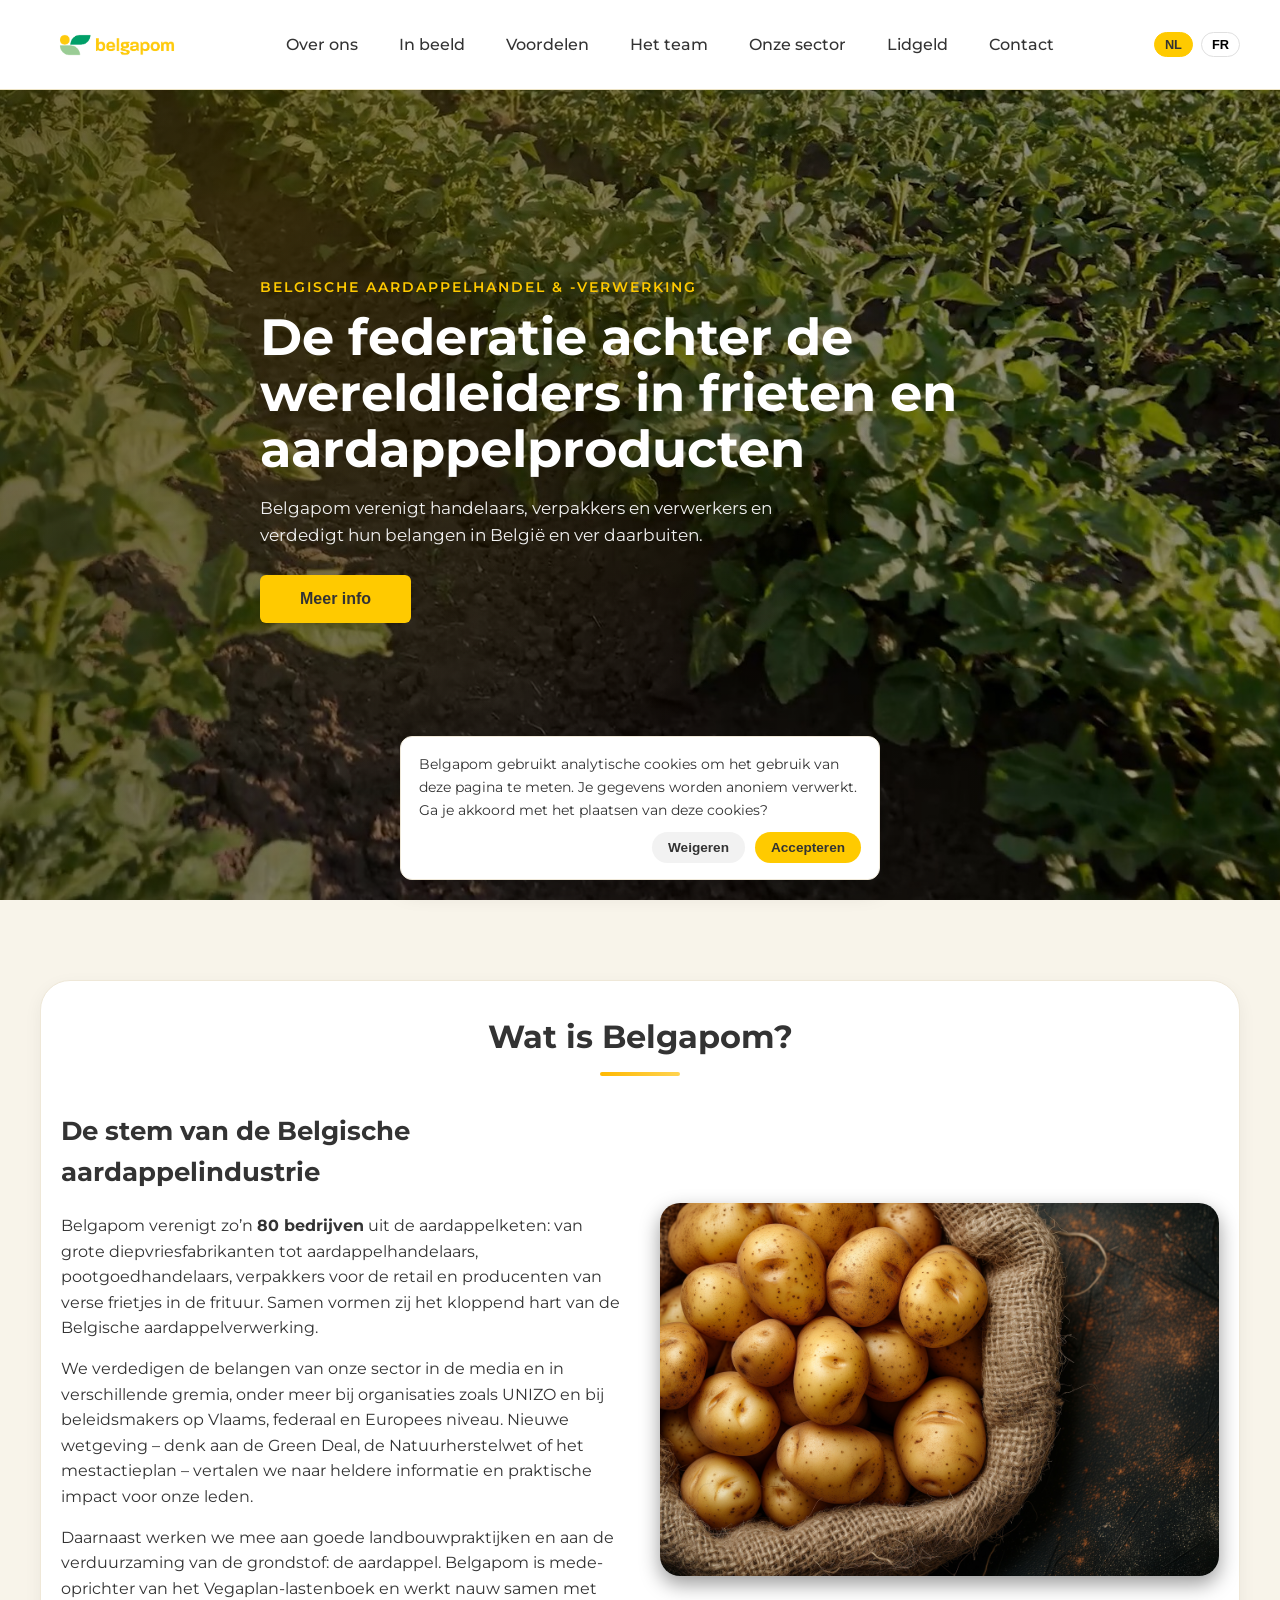
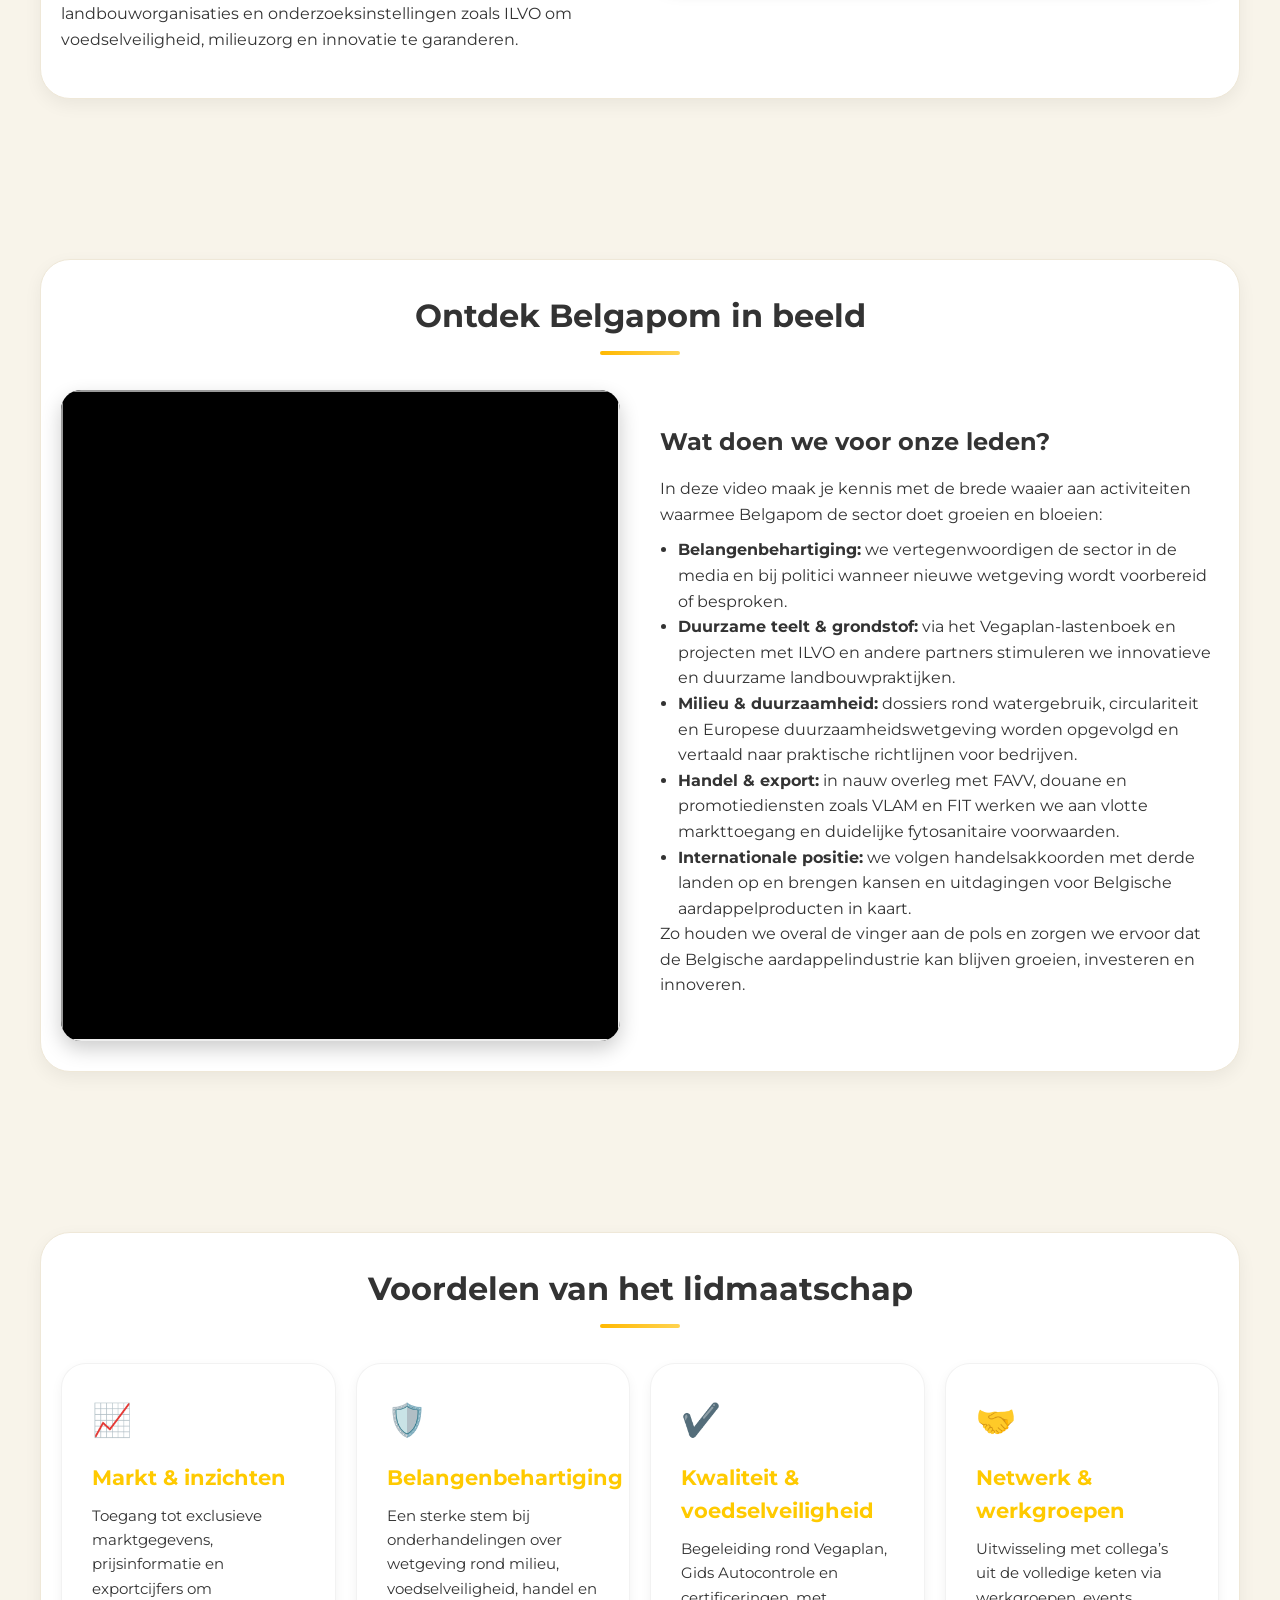
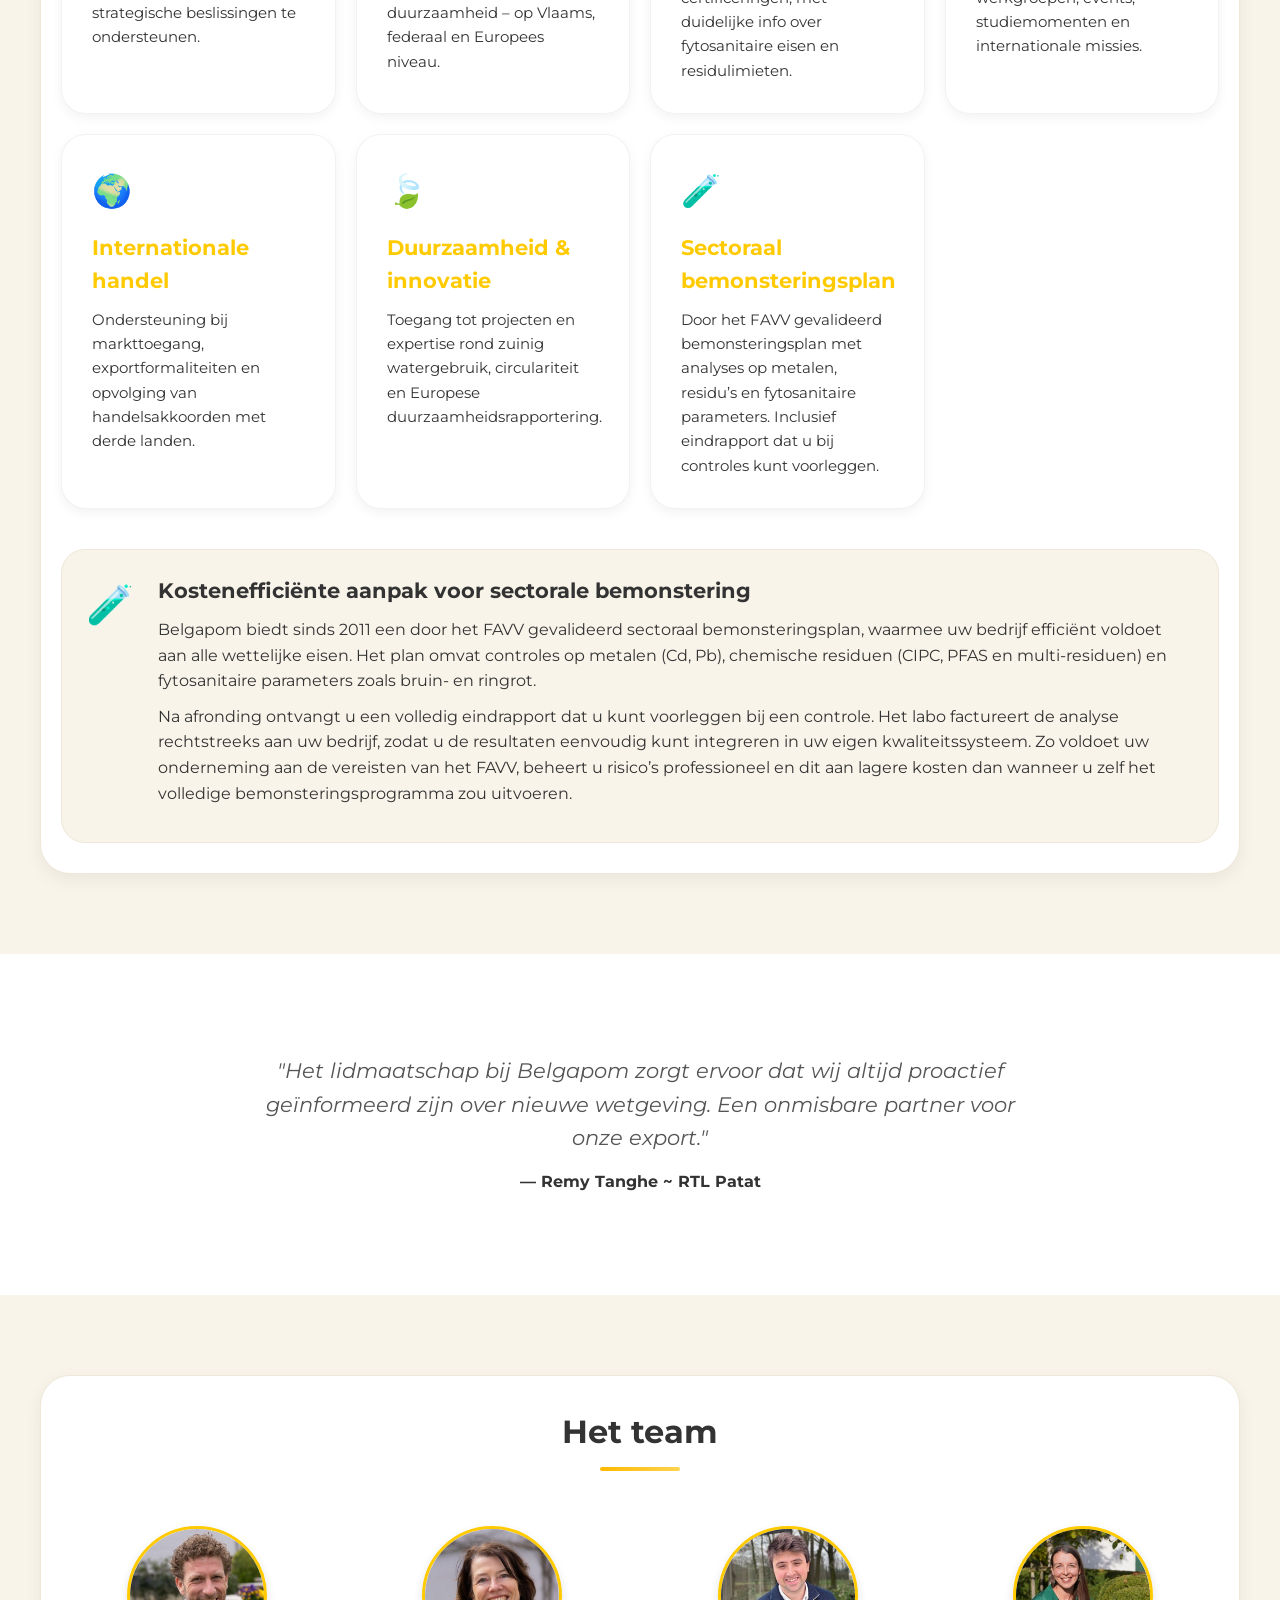
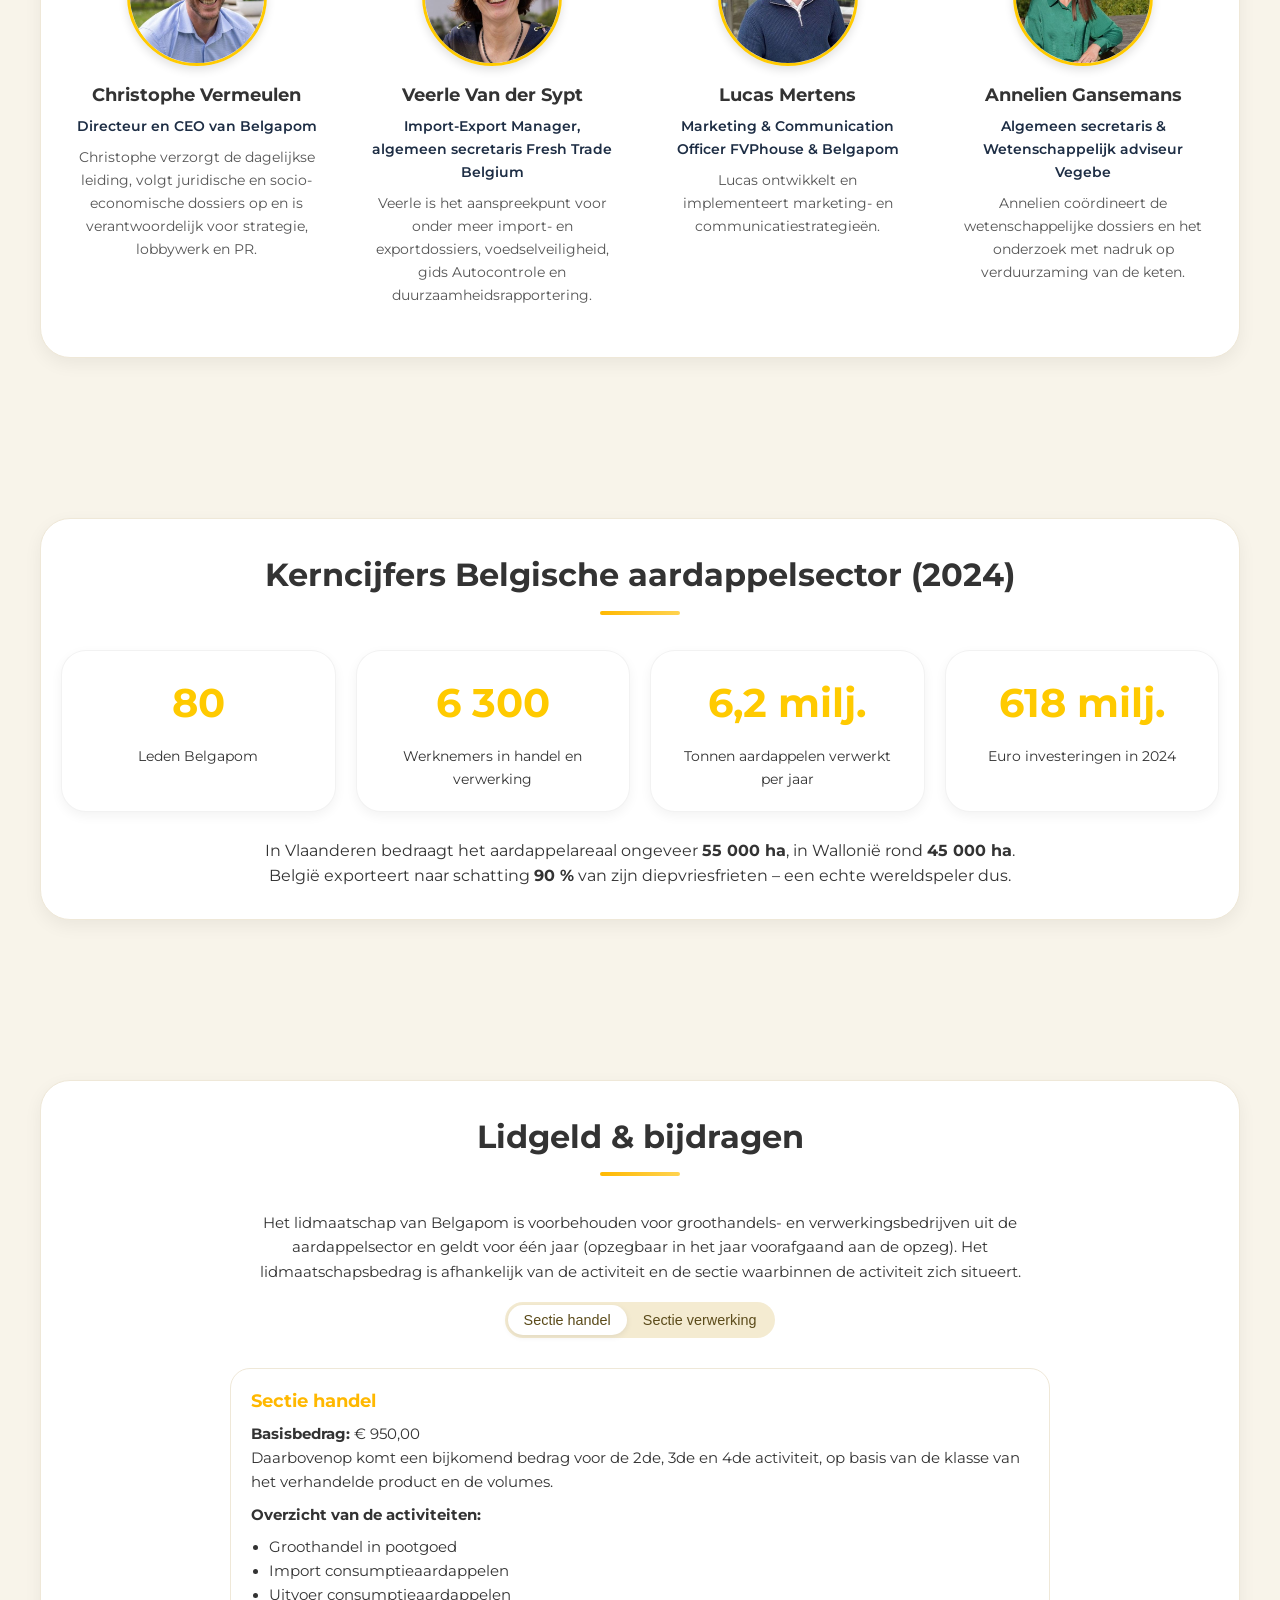
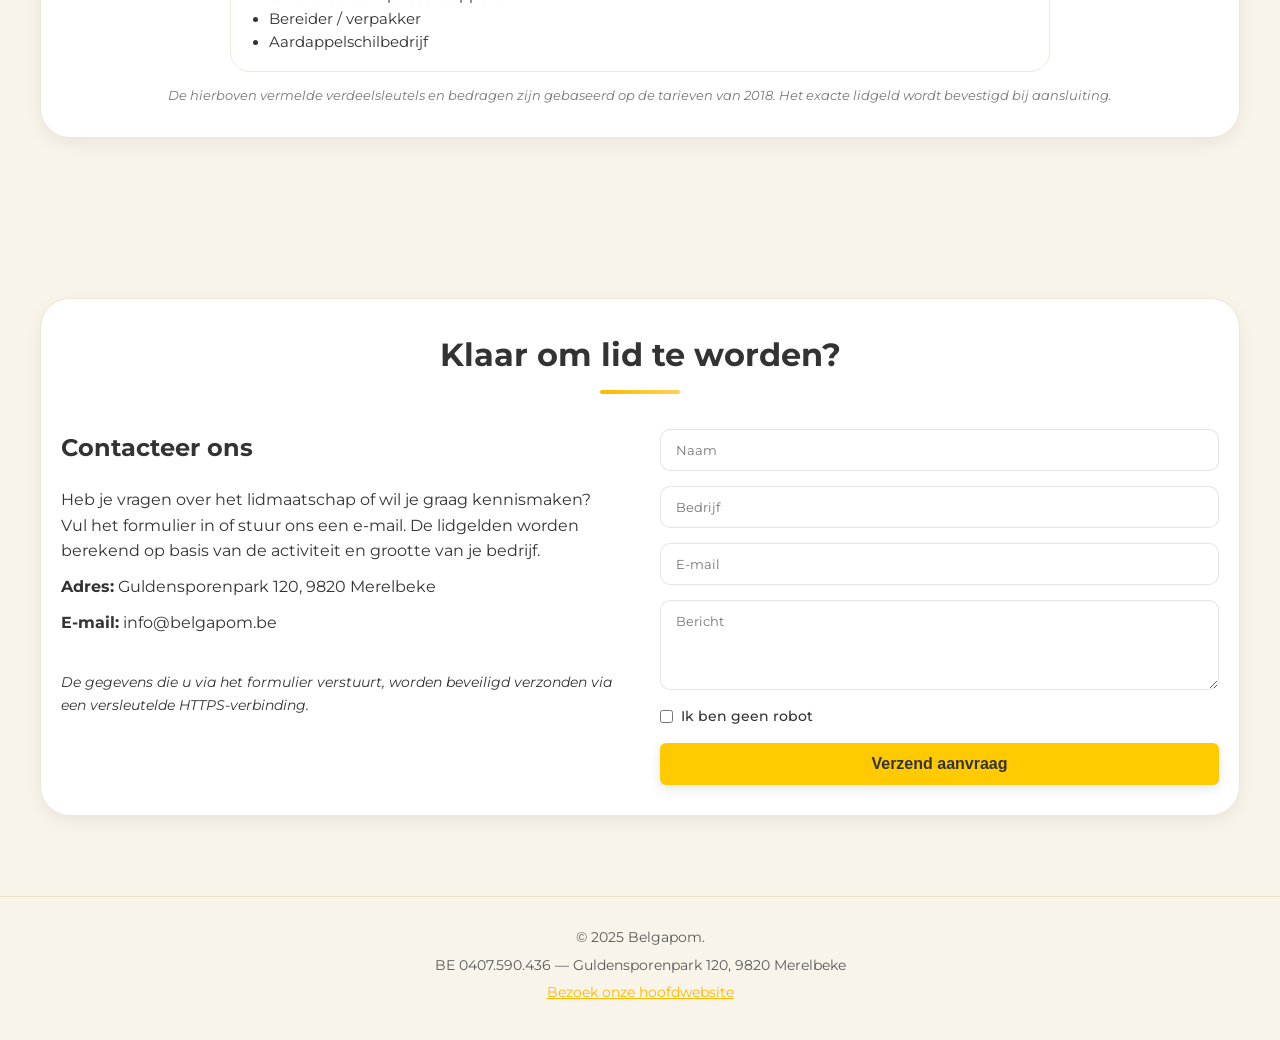
<file: index.html>
<!DOCTYPE html>
<html lang="nl">
<head>
    <meta charset="UTF-8">
    <meta name="viewport" content="width=device-width, initial-scale=1.0">
    <title>Belgapom – Word lid van de Belgische aardappelsector</title>

    <meta name="description" content="Sluit u aan bij Belgapom, de erkende beroepsvereniging voor de Belgische aardappelhandel en -verwerking. Versterk uw netwerk en invloed.">
    <meta property="og:title" content="Belgapom – Word lid van de sectorfederatie">
    <meta property="og:description" content="Versterk uw netwerk en invloed in de aardappelindustrie. Ontdek de voordelen van het lidmaatschap.">
    <meta property="og:image" content="images/belgapom_poster.jpg">
    <meta property="og:type" content="website">

    <!-- Favicon -->
    <link rel="icon" href="/favicon.png" type="image/png">

    <!-- Google Analytics ID -->
    <script>
        window.GA_MEASUREMENT_ID = 'G-RR7NXDC71J';
    </script>

    <link href="https://fonts.googleapis.com/css2?family=Montserrat:wght@300;400;500;600;700&display=swap" rel="stylesheet">

    <style>
        /* Global resets */
        * {
            margin: 0;
            padding: 0;
            box-sizing: border-box;
        }

        html {
            scroll-behavior: smooth;
        }

        body {
            font-family: 'Montserrat', sans-serif;
            line-height: 1.6;
            color: #333333;
            background: #F8F4EA; 
            overflow-x: hidden;
        }

        a {
            color: inherit;
            text-decoration: none;
        }

        img {
            max-width: 100%;
            height: auto;
            display: block;
        }

        /* Header (desktop) */
        header {
            position: fixed;
            top: 0;
            left: 0;
            width: 100%;
            padding: 16px 40px;
            display: flex;
            justify-content: space-between;
            align-items: center;
            z-index: 1000;
            background: #FFFFFF;
            border-bottom: 1px solid #EDE3C5;
            box-shadow: 0 1px 4px rgba(0,0,0,0.03);
            height: 90px; 
        }

        .logo {
            display: flex;
            align-items: center;
        }

        .logo img {
            height: 60px;
            width: auto;
            margin-right: 12px;
        }

        nav ul {
            list-style: none;
            display: flex;
            gap: 25px;
        }

        nav a {
            font-weight: 500;
            color: #333333;
            padding: 6px 8px;
            border-bottom: 2px solid transparent;
            transition: color 0.3s ease, border-bottom 0.3s ease;
        }

        nav a:hover {
            color: #FFCA00;
            border-bottom: 2px solid #FFCA00;
        }

        .lang-switch {
            display: flex;
            gap: 8px;
            align-items: center;
            margin-left: 20px;
        }

        .lang-btn {
            font-size: 0.8rem;
            font-weight: 600;
            padding: 4px 10px;
            border-radius: 999px;
            border: 1px solid #E0E0E0;
            background: #FFFFFF;
            cursor: pointer;
        }

        .lang-btn-active {
            background: #FFCA00;
            border-color: #FFCA00;
            color: #333333;
        }

        /* HERO – VIDEO BACKGROUND */
        .hero-video {
            position: relative;
            height: 100vh;
            min-height: 520px;
            overflow: hidden;
            display: flex;
            align-items: center;
            justify-content: center;
            padding: 0 20px;
            color: #ffffff;
        }

        .hero-video-bg {
            position: absolute;
            inset: 0;
            width: 100%;
            height: 100%;
            object-fit: cover;
            z-index: 0;
        }

        .hero-video-overlay {
            position: absolute;
            inset: 0;
            background:
                radial-gradient(circle at 20% 20%, rgba(255, 202, 0, 0.15), transparent 55%),
                linear-gradient(120deg, rgba(0,0,0,0.65), rgba(0,0,0,0.35));
            z-index: 1;
        }

        .hero-content {
            position: relative;
            z-index: 2;
            max-width: 760px;
            text-align: left;
        }

        .hero-kicker {
            text-transform: uppercase;
            letter-spacing: 2px;
            font-size: 0.85rem;
            font-weight: 600;
            color: #FFCA00;
            margin-bottom: 10px;
        }

        .hero-content h1 {
            font-size: clamp(2.4rem, 4vw, 3.4rem);
            line-height: 1.1;
            margin-bottom: 18px;
        }

        .hero-subtitle {
            font-size: 1.05rem;
            max-width: 580px;
            color: #f2f2f2;
            margin-bottom: 26px;
        }

        .hero-actions {
            display: flex;
            flex-wrap: wrap;
            align-items: center;
            gap: 15px;
        }

        .hero-secondary-link {
            font-size: 0.95rem;
            font-weight: 500;
            color: #ffffff;
            text-decoration: underline;
            text-underline-offset: 3px;
        }

        /* CTA button (reuse) */
        .cta-btn {
            padding: 15px 40px;
            font-size: 1rem;
            font-weight: 600;
            border: none;
            border-radius: 6px;
            color: #333333;
            background: #FFCA00;
            cursor: pointer;
            box-shadow: 0 4px 10px rgba(0,0,0,0.1);
            transition: transform 0.3s ease, box-shadow 0.3s ease, background 0.3s ease;
        }

        .cta-btn:hover {
            transform: translateY(-3px);
            box-shadow: 0 6px 15px rgba(0,0,0,0.15);
            background: #e0b000;
        }

        /* Sections & Containers */
        section {
            padding: 80px 20px;
            position: relative;
            scroll-margin-top: 100px;
            background: transparent;
        }

        .hero-video {
            padding-top: 0;
        }

        .container {
            max-width: 1200px;
            margin: 0 auto;
            width: 100%;
            padding: 30px 20px;
            border-radius: 30px;
            background: #FFFFFF;
            box-shadow: 0 6px 18px rgba(0,0,0,0.06);
            border: 1px solid #EFE8D8;
        }

        .section-title {
            font-size: 2rem;
            font-weight: 700;
            margin-bottom: 35px;
            text-align: center;
            color: #333333;
            position: relative;
        }

        .section-title::after {
            content: '';
            display: block;
            width: 80px;
            height: 4px;
            margin: 10px auto 0;
            background: linear-gradient(90deg, #FFB800, #FFD350);
            border-radius: 2px;
        }

        /* Scroll reveal */
        .reveal {
            opacity: 0;
            transform: translateY(32px);
            transition: opacity 0.7s ease, transform 0.7s ease;
        }

        .reveal.visible {
            opacity: 1;
            transform: translateY(0);
        }

        /* About section */
        .about-content {
            display: flex;
            flex-wrap: wrap;
            align-items: center;
            gap: 40px;
        }

        .about-text {
            flex: 1;
            min-width: 280px;
        }

        .about-text h3 {
            font-size: 1.6rem;
            color: #333333;
            margin-bottom: 20px;
        }

        .about-text p {
            margin-bottom: 15px;
            color: #333333;
            line-height: 1.6;
        }

        .about-image {
            flex: 1;
            min-width: 280px;
        }

        .about-image img {
            border-radius: 20px;
            box-shadow: 0 8px 20px rgba(0,0,0,0.4);
        }

        /* Video section */
        .video-grid {
            display: flex;
            flex-wrap: wrap;
            gap: 40px;
            align-items: center;
        }

        .video-wrapper {
            flex: 1;
            min-width: 280px;
            position: relative;
            padding-top: 56.25%;
            border-radius: 20px;
            overflow: hidden;
            box-shadow: 0 8px 20px rgba(0,0,0,0.2);
            background: #000;
        }

        .video-wrapper iframe {
            position: absolute;
            inset: 0;
            width: 100%;
            height: 100%;
            display: block;
            object-fit: cover;
        }

        .video-text {
            flex: 1;
            min-width: 280px;
        }

        .video-text h3 {
            font-size: 1.5rem;
            margin-bottom: 15px;
            color: #333333;
        }

        .video-text p {
            margin-bottom: 10px;
        }

        .video-text ul {
            margin-left: 18px;
            margin-top: 8px;
        }

        /* Benefits section */
        .benefits-grid {
            display: grid;
            grid-template-columns: repeat(auto-fit, minmax(250px, 1fr));
            gap: 20px;
        }

        .benefit-card {
            padding: 30px;
            border-radius: 25px;
            background: #FFFFFF;
            box-shadow: 0 4px 12px rgba(0,0,0,0.05);
            border: 1px solid rgba(0,0,0,0.05);
            transition: transform 0.3s ease, box-shadow 0.3s ease;
        }

        .benefit-card:hover {
            transform: translateY(-8px);
            box-shadow: 0 8px 20px rgba(0,0,0,0.2);
        }

        .benefit-card h4 {
            font-size: 1.3rem;
            margin-bottom: 10px;
            color: #FFCA00;
        }

        .benefit-card p {
            font-size: 0.95rem;
            color: #333333;
        }

        .benefit-icon {
            font-size: 2rem;
            margin-bottom: 15px;
        }

        /* Sampling plan block */
        .sampling-plan {
            margin-top: 40px;
            padding: 24px 24px 26px;
            border-radius: 24px;
            background: #F8F4EA;
            border: 1px solid #EFE8D8;
            display: flex;
            flex-wrap: wrap;
            gap: 24px;
            align-items: flex-start;
        }

        .sampling-plan-icon {
            font-size: 2.4rem;
            flex: 0 0 auto;
        }

        .sampling-plan-text {
            flex: 1;
            min-width: 260px;
        }

        .sampling-plan-text h3 {
            font-size: 1.3rem;
            margin-bottom: 10px;
            color: #333333;
        }

        .sampling-plan-text p {
            margin-bottom: 10px;
            color: #333333;
        }

        /* Testimonial Section */
        .testimonial-section {
            background: #FFFFFF; 
            padding: 70px 20px;
            margin: 0;
            text-align: center;
        }

        .testimonial-section .container {
            background: ;
            box-shadow: none;
            border: none;
        }

        .testimonial-quote {
            font-size: 1.3rem;
            font-style: italic;
            color: #555;
            max-width: 800px;
            margin: 0 auto;
            position: relative;
        }

        .testimonial-author {
            margin-top: 15px;
            font-weight: 700;
            color: #333;
        }

        /* Team section */
        .team-grid {
            display: grid;
            grid-template-columns: repeat(auto-fit, minmax(220px, 1fr));
            gap: 24px;
        }

        .team-member {
            text-align: center;
            padding: 20px 15px;
        }

        .team-photo {
            width: 140px;
            height: 140px;
            border-radius: 50%;
            margin: 0 auto 15px;
            overflow: hidden;
            border: 3px solid #FFCA00;
            box-shadow: 0 4px 10px rgba(0,0,0,0.12);
        }

        .team-photo img {
            width: 100%;
            height: 100%;
            object-fit: cover;
        }

        .team-member h3 {
            font-size: 1.1rem;
            margin-bottom: 6px;
            color: #333333;
        }

        .team-role {
            font-size: 0.9rem;
            font-weight: 600;
            color: #1d2d44;
            margin-bottom: 8px;
        }

        .team-desc {
            font-size: 0.9rem;
            color: #555555;
        }

        /* Stats section */
        .stats {
            display: flex;
            flex-wrap: wrap;
            justify-content: space-between;
            gap: 20px;
        }

        .stat {
            flex: 1;
            min-width: 200px;
            text-align: center;
            padding: 20px;
            border-radius: 25px;
            background: #FFFFFF;
            box-shadow: 0 4px 12px rgba(0,0,0,0.05);
            border: 1px solid rgba(0,0,0,0.05);
        }

        .stat h3 {
            font-size: 2.5rem;
            margin-bottom: 10px;
            color: #FFCA00;
        }

        .stat p {
            font-size: 0.9rem;
            color: #333333;
        }

        /* PRICING SECTION */
        #pricing .container {
            background: #FFFFFF;
        }

        .pricing-intro {
            font-size: 0.95rem;
            margin-bottom: 18px;
            text-align: center;
            max-width: 820px;
            margin-left: auto;
            margin-right: auto;
            color: #333333;
        }

        .pricing-tabs {
            display: inline-flex;
            flex-wrap: wrap;
            border-radius: 999px;
            background: #F4EBD1;
            padding: 3px;
            margin-bottom: 20px;
        }

        .pricing-tabs-wrapper {
            display: flex;
            justify-content: center;
            margin-bottom: 10px;
        }

        .pricing-tab-btn {
            border: none;
            padding: 7px 16px;
            border-radius: 999px;
            font-size: 0.9rem;
            cursor: pointer;
            background: transparent;
            color: #5B4B1A;
            font-weight: 500;
        }

        .pricing-tab-btn.active {
            background: #FFFFFF;
            box-shadow: 0 2px 6px rgba(0,0,0,0.08);
        }

        .pricing-card {
            max-width: 820px;
            margin: 0 auto;
            padding: 18px 20px 16px;
            border-radius: 20px;
            background: #FFFFFF;
            border: 1px solid #EFE8D8;
            font-size: 0.93rem;
        }

        .pricing-card h3 {
            font-size: 1.1rem;
            margin-bottom: 8px;
            color: #FFB800;
            text-align: left;
        }

        .pricing-card p {
            margin-bottom: 8px;
        }

        .pricing-card ul {
            margin-left: 18px;
            margin-top: 6px;
        }

        .pricing-card[hidden] {
            display: none !important;
        }

        .pricing-note {
            font-size: 0.8rem;
            color: #777777;
            margin-top: 14px;
            font-style: italic;
            text-align: center;
        }

        /* Contact section */
        .contact-grid {
            display: flex;
            flex-wrap: wrap;
            gap: 40px;
        }

        .contact-info,
        .contact-form {
            flex: 1;
            min-width: 280px;
        }

        .contact-info h3 {
            font-size: 1.5rem;
            color: #333333;
            margin-bottom: 20px;
        }

        .contact-info p {
            margin-bottom: 10px;
            color: #333333;
        }

        .contact-form form {
            display: flex;
            flex-direction: column;
            gap: 15px;
        }

        .contact-form input,
        .contact-form textarea {
            padding: 12px 15px;
            border: none;
            border-radius: 10px;
            background: rgba(255,255,255,0.6);
            color: #333333;
            border: 1px solid rgba(0,0,0,0.1);
            font-family: inherit;
        }

        .contact-form input::placeholder,
        .contact-form textarea::placeholder {
            color: #777777;
        }

        .contact-form button {
            padding: 12px;
            font-size: 1rem;
            font-weight: 600;
            border: none;
            border-radius: 6px;
            color: #333333;
            background: #FFCA00;
            cursor: pointer;
            box-shadow: 0 4px 12px rgba(0,0,0,0.1);
            transition: transform 0.3s ease, box-shadow 0.3s ease, background 0.3s ease;
        }

        .contact-form button:hover {
            transform: translateY(-3px);
            box-shadow: 0 6px 15px rgba(0,0,0,0.15);
            background: #e0b000;
        }

        .form-note {
            font-size: 0.85rem;
            color: #999999;
            margin-top: 4px;
        }

        .antispam-wrapper {
            display: flex;
            flex-direction: column;
            gap: 6px;
            font-size: 0.9rem;
            color: #333333;
        }

        .antispam-wrapper label {
            font-weight: 500;
            display: inline-flex;
            align-items: center;
            gap: 8px;
        }

        /* Footer */
        footer {
            padding: 30px 20px;
            background: #F8F4EA;
            text-align: center;
            color: #5A5A5A;
            font-size: 0.85rem;
            border-top: 1px solid #EDE3C5;
            margin-top: 0;
        }

        footer p {
            margin-bottom: 6px;
        }

        footer a {
            color: #FFB800;
            text-decoration: underline;
        }

        /* Cookiebanner */
        .cookie-banner {
            position: fixed;
            bottom: 20px;
            left: 50%;
            transform: translateX(-50%);
            max-width: 480px;
            width: calc(100% - 40px);
            background: #FFFFFF;
            border-radius: 12px;
            box-shadow: 0 8px 24px rgba(0,0,0,0.18);
            padding: 16px 18px;
            font-size: 0.9rem;
            z-index: 2000;
            border: 1px solid #EFE8D8;
        }

        .cookie-banner p {
            margin-bottom: 10px;
            color: #333333;
        }

        .cookie-banner-buttons {
            display: flex;
            justify-content: flex-end;
            gap: 10px;
            flex-wrap: wrap;
        }

        .cookie-btn {
            padding: 8px 16px;
            border-radius: 999px;
            border: none;
            cursor: pointer;
            font-size: 0.85rem;
            font-weight: 600;
        }

        .cookie-btn-primary {
            background: #FFCA00;
            color: #333333;
        }

        .cookie-btn-secondary {
            background: #F2F2F2;
            color: #333333;
        }

        .cookie-banner.hidden {
            display: none;
        }

        /* ================= MOBIEL ================= */
        @media (max-width: 768px) {
            header {
                position: relative;
                flex-direction: column;
                align-items: center;
                padding: 8px 16px 10px;
                height: auto;
                box-shadow: 0 1px 3px rgba(0,0,0,0.05);
            }

            .logo {
                margin-bottom: 6px;
            }

            .logo img {
                height: 40px;
                margin-right: 0;
            }

            nav ul {
                flex-wrap: wrap;
                gap: 10px;
                justify-content: center;
                margin-top: 2px;
            }

            nav a {
                font-size: 0.9rem;
            }

            .lang-switch {
                margin-top: 6px;
            }

            .hero-video {
                padding-top: 40px; 
                align-items: flex-start;
            }

            .hero-content {
                text-align: left;
                margin-top: 10px;
            }

            .hero-actions {
                flex-direction: column;
                align-items: flex-start;
            }

            .container {
                padding: 20px 16px;
            }

            .stats {
                flex-direction: column;
            }

            .sampling-plan {
                padding: 20px 18px;
            }

            section {
                padding: 60px 16px;
            }

            .pricing-card {
                padding: 16px 16px 14px;
            }
        }

        @media (max-width: 480px) {
            .hero-content h1 {
                font-size: 2rem;
            }

            .hero-subtitle {
                font-size: 0.95rem;
            }

            .benefit-card {
                padding: 20px;
            }

            .cookie-banner {
                bottom: 10px;
                padding: 12px 14px;
            }
        }
    </style>
</head>
<body>
<header>
    <div class="logo">
        <a href="https://belgapom.be" target="_blank" rel="noopener">
            <img src="images/logo.png.png" alt="Belgapom logo" />
        </a>
    </div>

    <nav>
        <ul>
            <li>
                <a href="#about">
                    <span data-lang="nl">Over ons</span>
                    <span data-lang="fr" hidden>À propos</span>
                </a>
            </li>
            <li>
                <a href="#video">
                    <span data-lang="nl">In beeld</span>
                    <span data-lang="fr" hidden>Vidéo</span>
                </a>
            </li>
            <li>
                <a href="#benefits">
                    <span data-lang="nl">Voordelen</span>
                    <span data-lang="fr" hidden>Avantages</span>
                </a>
            </li>
            <li>
                <a href="#team">
                    <span data-lang="nl">Het team</span>
                    <span data-lang="fr" hidden>L’équipe</span>
                </a>
            </li>
            <li>
                <a href="#stats">
                    <span data-lang="nl">Onze sector</span>
                    <span data-lang="fr" hidden>Chiffres-clés</span>
                </a>
            </li>
            <li>
                <a href="#pricing">
                    <span data-lang="nl">Lidgeld</span>
                    <span data-lang="fr" hidden>Cotisation</span>
                </a>
            </li>
            <li>
                <a href="#contact">
                    <span data-lang="nl">Contact</span>
                    <span data-lang="fr" hidden>Contact</span>
                </a>
            </li>
        </ul>
    </nav>

    <div class="lang-switch" aria-label="Taal / Langue">
        <button type="button" class="lang-btn lang-btn-active" data-set-lang="nl">NL</button>
        <button type="button" class="lang-btn" data-set-lang="fr">FR</button>
    </div>
</header>

<section class="hero-video" id="home">
    <video class="hero-video-bg" autoplay muted loop playsinline poster="images/belgapom_poster.jpg">
        <source src="videos/belgapom_hero.mp4" type="video/mp4">
        Je browser ondersteunt geen HTML5-video.
    </video>

    <div class="hero-video-overlay"></div>

    <div class="hero-content reveal">
        <p class="hero-kicker" data-lang="nl">Belgische aardappelhandel &amp; -verwerking</p>
        <p class="hero-kicker" data-lang="fr" hidden>Commerce et transformation belges de la pomme de terre</p>

        <h1>
            <span data-lang="nl">De federatie achter de wereldleiders in frieten en aardappelproducten</span>
            <span data-lang="fr" hidden>La fédération derrière le leader mondial des frites et des produits à base de pommes de terre</span>
        </h1>

        <p class="hero-subtitle" data-lang="nl">
            Belgapom verenigt handelaars, verpakkers en verwerkers en verdedigt hun belangen in België en ver daarbuiten.
        </p>
        <p class="hero-subtitle" data-lang="fr" hidden>
            Belgapom rassemble les commerçants, conditionneurs et transformateurs et défend leurs intérêts en Belgique et bien au-delà.
        </p>

        <div class="hero-actions">
            <a href="#contact">
                <button class="cta-btn" type="button">
                    <span data-lang="nl">Meer info</span>
                    <span data-lang="fr" hidden>plus d'informations</span>
                </button>
            </a>
            <a href="#video" class="hero-secondary-link">
            </a>
        </div>
    </div>
</section>

<section id="about">
    <div class="container reveal">
        <h2 class="section-title">
            <span data-lang="nl">Wat is Belgapom?</span>
            <span data-lang="fr" hidden>Qui est Belgapom&nbsp;?</span>
        </h2>

        <div class="about-content">
            <div class="about-text">
                <h3 data-lang="nl">De stem van de Belgische aardappelindustrie</h3>
                <h3 data-lang="fr" hidden>La voix de l’industrie belge de la pomme de terre</h3>

                <p data-lang="nl">
                    Belgapom verenigt zo’n <strong>80 bedrijven</strong> uit de aardappelketen: van grote diepvriesfabrikanten tot aardappelhandelaars, pootgoedhandelaars, verpakkers voor de retail en producenten van verse frietjes in de frituur. Samen vormen zij het kloppend hart van de Belgische aardappelverwerking.
                </p>
                <p data-lang="fr" hidden>
                    Belgapom regroupe environ <strong>80 entreprises</strong> de la filière pomme de terre&nbsp;: des grands fabricants de produits surgelés aux négociants en pommes de terre, négociants en plants, conditionneurs pour la grande distribution et producteurs de frites fraîches pour l’horeca. Ensemble, ils constituent le cœur battant de la transformation belge de la pomme de terre.
                </p>

                <p data-lang="nl">
                    We verdedigen de belangen van onze sector in de media en in verschillende gremia, onder meer bij organisaties zoals UNIZO en bij beleidsmakers op Vlaams, federaal en Europees niveau. Nieuwe wetgeving – denk aan de Green Deal, de Natuurherstelwet of het mestactieplan – vertalen we naar heldere informatie en praktische impact voor onze leden.
                </p>
                <p data-lang="fr" hidden>
                    Nous défendons les intérêts du secteur dans les médias et dans divers organes de concertation, notamment auprès d’organisations comme l’UNIZO et auprès des décideurs politiques aux niveaux flamand, fédéral et européen. Les nouvelles réglementations – telles que le Green Deal, la loi sur la restauration de la nature ou les plans d’action nitrates – sont traduites en informations claires et en impact concret pour nos membres.
                </p>

                <p data-lang="nl">
                    Daarnaast werken we mee aan goede landbouwpraktijken en aan de verduurzaming van de grondstof: de aardappel. Belgapom is mede-oprichter van het Vegaplan-lastenboek en werkt nauw samen met landbouworganisaties en onderzoeksinstellingen zoals ILVO om voedselveiligheid, milieuzorg en innovatie te garanderen.
                </p>
                <p data-lang="fr" hidden>
                    Nous contribuons également aux bonnes pratiques agricoles et à la production de la matière première&nbsp;: la pomme de terre. Belgapom est co-fondateur du cahier des charges Vegaplan et collabore étroitement avec les organisations agricoles et des centres de recherche tels que l’ILVO afin de garantir la sécurité alimentaire, le respect de l’environnement et l’innovation.
                </p>
            </div>

            <div class="about-image">
                <img src="images/about-image.png" alt="Abstracte illustratie van Belgapom en de aardappelindustrie" loading="lazy" />
            </div>
        </div>
    </div>
</section>

<section id="video">
    <div class="container reveal">
        <h2 class="section-title">
            <span data-lang="nl">Ontdek Belgapom in beeld</span>
            <span data-lang="fr" hidden>Découvrez Belgapom en images</span>
        </h2>

        <div class="video-grid">
            <div class="video-wrapper">
                <iframe src="https://www.youtube.com/embed/bfhS5u-BCNU?rel=0&showinfo=0&modestbranding=1"
                        title="Bedrijfsvideo Belgapom"
                        loading="lazy"
                        allow="accelerometer; autoplay; clipboard-write; encrypted-media; gyroscope; picture-in-picture"
                        allowfullscreen></iframe>
            </div>

            <div class="video-text">
                <h3 data-lang="nl">Wat doen we voor onze leden?</h3>
                <h3 data-lang="fr" hidden>Que faisons-nous pour nos membres&nbsp;?</h3>

                <p data-lang="nl">
                    In deze video maak je kennis met de brede waaier aan activiteiten waarmee Belgapom de sector doet groeien en bloeien:
                </p>
                <p data-lang="fr" hidden>
                    Cette vidéo vous présente le large éventail d’activités par lesquelles Belgapom fait grandir et prospérer le secteur&nbsp;:
                </p>

                <ul>
                    <li data-lang="nl">
                        <strong>Belangenbehartiging:</strong> we vertegenwoordigen de sector in de media en bij politici wanneer nieuwe wetgeving wordt voorbereid of besproken.
                    </li>
                    <li data-lang="fr" hidden>
                        <strong>Représentation des intérêts&nbsp;:</strong> nous représentons le secteur dans les médias et auprès des responsables politiques lorsque de nouvelles réglementations sont préparées ou débattues.
                    </li>

                    <li data-lang="nl">
                        <strong>Duurzame teelt &amp; grondstof:</strong> via het Vegaplan-lastenboek en projecten met ILVO en andere partners stimuleren we innovatieve en duurzame landbouwpraktijken.
                    </li>
                    <li data-lang="fr" hidden>
                        <strong>Culture durable &amp; matière première&nbsp;:</strong> via le cahier des charges Vegaplan et des projets avec l’ILVO et d’autres partenaires, nous encourageons des pratiques agricoles innovantes et durables.
                    </li>

                    <li data-lang="nl">
                        <strong>Milieu &amp; duurzaamheid:</strong> dossiers rond watergebruik, circulariteit en Europese duurzaamheidswetgeving worden opgevolgd en vertaald naar praktische richtlijnen voor bedrijven.
                    </li>
                    <li data-lang="fr" hidden>
                        <strong>Environnement &amp; durabilité&nbsp;:</strong> les dossiers relatifs à l’utilisation de l’eau, à la circularité et à la législation européenne sur la durabilité sont suivis de près et traduits en lignes directrices pratiques pour les entreprises.
                    </li>

                    <li data-lang="nl">
                        <strong>Handel &amp; export:</strong> in nauw overleg met FAVV, douane en promotiediensten zoals VLAM en FIT werken we aan vlotte markttoegang en duidelijke fytosanitaire voorwaarden.
                    </li>
                    <li data-lang="fr" hidden>
                        <strong>Commerce &amp; exportation&nbsp;:</strong> en concertation étroite avec l’AFSCA, les douanes et les services de promotion tels que VLAM et FIT, nous œuvrons à un accès fluide aux marchés et à des conditions phytosanitaires claires.
                    </li>

                    <li data-lang="nl">
                        <strong>Internationale positie:</strong> we volgen handelsakkoorden met derde landen op en brengen kansen en uitdagingen voor Belgische aardappelproducten in kaart.
                    </li>
                    <li data-lang="fr" hidden>
                        <strong>Position internationale&nbsp;:</strong> nous suivons les accords commerciaux avec les pays tiers et identifions les opportunités et les défis pour les produits belges à base de pommes de terre.
                    </li>
                </ul>

                <p data-lang="nl">
                    Zo houden we overal de vinger aan de pols en zorgen we ervoor dat de Belgische aardappelindustrie kan blijven groeien, investeren en innoveren.
                </p>
                <p data-lang="fr" hidden>
                    De cette manière, nous gardons le doigt sur le pouls partout et veillons à ce que l’industrie belge de la pomme de terre puisse continuer à croître, investir et innover.
                </p>
            </div>
        </div>
    </div>
</section>

<section id="benefits">
    <div class="container reveal">
        <h2 class="section-title">
            <span data-lang="nl">Voordelen van het lidmaatschap</span>
            <span data-lang="fr" hidden>Avantages de l’adhésion</span>
        </h2>

        <div class="benefits-grid">
            <div class="benefit-card">
                <div class="benefit-icon">📈</div>
                <h4>
                    <span data-lang="nl">Markt &amp; inzichten</span>
                    <span data-lang="fr" hidden>Marché &amp; informations</span>
                </h4>
                <p data-lang="nl">
                    Toegang tot exclusieve marktgegevens, prijsinformatie en exportcijfers om strategische beslissingen te ondersteunen.
                </p>
                <p data-lang="fr" hidden>
                    Accès à des données de marché exclusives, à des informations sur les prix et aux chiffres d’exportation pour soutenir vos décisions stratégiques.
                </p>
            </div>

            <div class="benefit-card">
                <div class="benefit-icon">🛡️</div>
                <h4>
                    <span data-lang="nl">Belangenbehartiging</span>
                    <span data-lang="fr" hidden>Représentation des intérêts</span>
                </h4>
                <p data-lang="nl">
                    Een sterke stem bij onderhandelingen over wetgeving rond milieu, voedselveiligheid, handel en duurzaamheid – op Vlaams, federaal en Europees niveau.
                </p>
                <p data-lang="fr" hidden>
                    Une voix forte lors des négociations sur la législation relative à l’environnement, à la sécurité alimentaire, au commerce et à la durabilité – aux niveaux flamand, fédéral et européen.
                </p>
            </div>

            <div class="benefit-card">
                <div class="benefit-icon">✔️</div>
                <h4>
                    <span data-lang="nl">Kwaliteit &amp; voedselveiligheid</span>
                    <span data-lang="fr" hidden>Qualité &amp; sécurité alimentaire</span>
                </h4>
                <p data-lang="nl">
                    Begeleiding rond Vegaplan, Gids Autocontrole en certificeringen, met duidelijke info over fytosanitaire eisen en residulimieten.
                </p>
                <p data-lang="fr" hidden>
                    Accompagnement autour de Vegaplan, du Guide d’Autocontrôle et des certifications, avec des informations claires sur les exigences phytosanitaires et les limites de résidus.
                </p>
            </div>

            <div class="benefit-card">
                <div class="benefit-icon">🤝</div>
                <h4>
                    <span data-lang="nl">Netwerk &amp; werkgroepen</span>
                    <span data-lang="fr" hidden>Réseau &amp; groupes de travail</span>
                </h4>
                <p data-lang="nl">
                    Uitwisseling met collega’s uit de volledige keten via werkgroepen, events, studiemomenten en internationale missies.
                </p>
                <p data-lang="fr" hidden>
                    Échanges avec des collègues de toute la chaîne via des groupes de travail, des événements, des sessions d’étude et des missions internationales.
                </p>
            </div>

            <div class="benefit-card">
                <div class="benefit-icon">🌍</div>
                <h4>
                    <span data-lang="nl">Internationale handel</span>
                    <span data-lang="fr" hidden>Commerce international</span>
                </h4>
                <p data-lang="nl">
                    Ondersteuning bij markttoegang, exportformaliteiten en opvolging van handelsakkoorden met derde landen.
                </p>
                <p data-lang="fr" hidden>
                    Soutien en matière d’accès aux marchés, de formalités d’exportation et de suivi des accords commerciaux avec les pays tiers.
                </p>
            </div>

            <div class="benefit-card">
                <div class="benefit-icon">🍃</div>
                <h4>
                    <span data-lang="nl">Duurzaamheid &amp; innovatie</span>
                    <span data-lang="fr" hidden>Durabilité &amp; innovation</span>
                </h4>
                <p data-lang="nl">
                    Toegang tot projecten en expertise rond zuinig watergebruik, circulariteit en Europese duurzaamheidsrapportering.
                </p>
                <p data-lang="fr" hidden>
                    Accès à des projets et à une expertise autour de l’utilisation rationnelle de l’eau, de la circularité et du reporting européen en matière de durabilité.
                </p>
            </div>
            <div class="benefit-card">
                <div class="benefit-icon">🧪</div>
                <h4>
                    <span data-lang="nl">Sectoraal bemonsteringsplan</span>
                    <span data-lang="fr" hidden>Plan sectoriel d’échantillonnage</span>
                </h4>
                <p data-lang="nl">
                    Door het FAVV gevalideerd bemonsteringsplan met analyses op metalen, residu’s en fytosanitaire parameters. Inclusief eindrapport dat u bij controles kunt voorleggen.
                </p>
                <p data-lang="fr" hidden>
                    Plan sectoriel d’échantillonnage validé par l’AFSCA, comprenant des analyses des métaux, des résidus et de paramètres phytosanitaires. Inclut un rapport final à présenter lors des contrôles.
                </p>
            </div>
        </div>

        <!-- INFO BEMONSTERINGSPLAN -->
        <div class="sampling-plan">
            <div class="sampling-plan-icon">🧪</div>
            <div class="sampling-plan-text">
                <h3 data-lang="nl">Kostenefficiënte aanpak voor sectorale bemonstering</h3>
                <h3 data-lang="fr" hidden>Approche rentable pour l’échantillonnage sectoriel</h3>

                <p data-lang="nl">
                    Belgapom biedt sinds 2011 een door het FAVV gevalideerd sectoraal bemonsteringsplan, waarmee uw bedrijf efficiënt voldoet aan alle wettelijke eisen. Het plan omvat controles op metalen (Cd, Pb), chemische residuen (CIPC, PFAS en multi-residuen) en fytosanitaire parameters zoals bruin- en ringrot.
                </p>
                <p data-lang="nl">
                    Na afronding ontvangt u een volledig eindrapport dat u kunt voorleggen bij een controle. Het labo factureert de analyse rechtstreeks aan uw bedrijf, zodat u de resultaten eenvoudig kunt integreren in uw eigen kwaliteitssysteem. Zo voldoet uw onderneming aan de vereisten van het FAVV, beheert u risico’s professioneel en dit aan lagere kosten dan wanneer u zelf het volledige bemonsteringsprogramma zou uitvoeren.
                </p>

                <p data-lang="fr" hidden>
                    Depuis 2011, Belgapom propose un plan sectoriel d’échantillonnage validé par l’AFSCA, qui permet à votre entreprise de répondre efficacement à l’ensemble des exigences légales. Ce plan comprend des contrôles des métaux (Cd, Pb), des résidus chimiques (CIPC, PFAS et multi-résidus) ainsi que de paramètres phytosanitaires tels que la pourriture brune et la pourriture annulaire.
                </p>
                <p data-lang="fr" hidden>
                    À l’issue du programme, vous recevez un rapport final complet que vous pouvez présenter en cas de contrôle. Le laboratoire facture directement l’analyse à votre entreprise, ce qui vous permet d’intégrer facilement les résultats dans votre propre système qualité. Votre entreprise satisfait ainsi aux exigences de l’AFSCA, gère les risques de manière professionnelle et ce, à un coût inférieur à celui d’un programme d’échantillonnage entièrement individuel.
                </p>
            </div>
        </div>
    </div>
</section>

<section class="testimonial-section">
    <div class="container reveal">
        <blockquote class="testimonial-quote" data-lang="nl">
            "Het lidmaatschap bij Belgapom zorgt ervoor dat wij altijd proactief geïnformeerd zijn over nieuwe wetgeving. Een onmisbare partner voor onze export."
        </blockquote>
        <blockquote class="testimonial-quote" data-lang="fr" hidden>
            «&nbsp;Grâce à notre adhésion à Belgapom, nous sommes toujours informés de manière proactive des nouvelles réglementations. Un partenaire indispensable pour nos exportations.&nbsp;»
        </blockquote>

        <p class="testimonial-author" data-lang="nl">— Remy Tanghe ~ RTL Patat</p>
        <p class="testimonial-author" data-lang="fr" hidden>— Remy Tanghe ~ RTL Patat</p>
    </div>
</section>

<section id="team">
    <div class="container reveal">
        <h2 class="section-title">
            <span data-lang="nl">Het team</span>
            <span data-lang="fr" hidden>L’équipe</span>
        </h2>

        <div class="team-grid">
            <div class="team-member">
                <div class="team-photo">
                    <img src="images/team-christophe.jpg" alt="Christophe Vermeulen" loading="lazy">
                </div>
                <h3>Christophe Vermeulen</h3>
                <p class="team-role" data-lang="nl">Directeur en CEO van Belgapom</p>
                <p class="team-role" data-lang="fr" hidden>Directeur et CEO de Belgapom</p>
                <p class="team-desc" data-lang="nl">
                    Christophe verzorgt de dagelijkse leiding, volgt juridische en socio-economische dossiers op en is verantwoordelijk voor strategie, lobbywerk en PR.
                </p>
                <p class="team-desc" data-lang="fr" hidden>
                    Christophe assure la gestion quotidienne, suit les dossiers juridiques et socio-économiques, et est responsable de la stratégie, du lobbying et des relations publiques.
                </p>
            </div>

            <div class="team-member">
                <div class="team-photo">
                    <img src="images/team-veerle.jpg" alt="Veerle Van der Sypt" loading="lazy">
                </div>
                <h3>Veerle Van der Sypt</h3>
                <p class="team-role" data-lang="nl">Import-Export Manager, algemeen secretaris Fresh Trade Belgium</p>
                <p class="team-role" data-lang="fr" hidden>Import-Export Manager, secrétaire générale de Fresh Trade Belgium</p>
                <p class="team-desc" data-lang="nl">
                    Veerle is het aanspreekpunt voor onder meer import- en exportdossiers, voedselveiligheid, gids Autocontrole en duurzaamheidsrapportering.
                </p>
                <p class="team-desc" data-lang="fr" hidden>
                    Veerle est le point de contact pour, entre autres, les dossiers d’import et d’export, la sécurité alimentaire, le Guide d’Autocontrôle et le reporting en matière de durabilité.
                </p>
            </div>

            <div class="team-member">
                <div class="team-photo">
                    <img src="images/team-lucas.jpg" alt="Lucas Mertens" loading="lazy">
                </div>
                <h3>Lucas Mertens</h3>
                <p class="team-role" data-lang="nl">Marketing &amp; Communication Officer FVPhouse &amp; Belgapom</p>
                <p class="team-role" data-lang="fr" hidden>Marketing &amp; Communication Officer FVPhouse &amp; Belgapom</p>
                <p class="team-desc" data-lang="nl">
                    Lucas ontwikkelt en implementeert marketing- en communicatiestrategieën.
                </p>
                <p class="team-desc" data-lang="fr" hidden>
                    Lucas développe et met en œuvre des stratégies de marketing et de communication.
                </p>
            </div>

            <div class="team-member">
                <div class="team-photo">
                    <img src="images/team-annelien.jpg" alt="Annelien Gansemans" loading="lazy">
                </div>
                <h3>Annelien Gansemans</h3>
                <p class="team-role" data-lang="nl">Algemeen secretaris &amp; Wetenschappelijk adviseur Vegebe</p>
                <p class="team-role" data-lang="fr" hidden>Secrétaire générale &amp; Conseillère scientifique de Vegebe</p>
                <p class="team-desc" data-lang="nl">
                    Annelien coördineert de wetenschappelijke dossiers en het onderzoek met nadruk op verduurzaming van de keten.
                </p>
                <p class="team-desc" data-lang="fr" hidden>
                    Annelien coordonne les dossiers scientifiques et les projets de recherche, avec un accent particulier sur la durabilisation de la filière.
                </p>
            </div>
        </div>
    </div>
</section>

<section id="stats">
    <div class="container reveal">
        <h2 class="section-title">
            <span data-lang="nl">Kerncijfers Belgische aardappelsector (2024)</span>
            <span data-lang="fr" hidden>Chiffres-clés du secteur belge de la pomme de terre (2024)</span>
        </h2>

        <div class="stats">
            <div class="stat">
                <h3>80</h3>
                <p data-lang="nl">Leden Belgapom</p>
                <p data-lang="fr" hidden>Membres de Belgapom</p>
            </div>

            <div class="stat">
                <h3>6&nbsp;300</h3>
                <p data-lang="nl">Werknemers in handel en verwerking</p>
                <p data-lang="fr" hidden>Travailleurs dans le commerce et la transformation</p>
            </div>

            <div class="stat">
                <h3>6,2&nbsp;milj.</h3>
                <p data-lang="nl">Tonnen aardappelen verwerkt per jaar</p>
                <p data-lang="fr" hidden>Tonnes de pommes de terre transformées par an</p>
            </div>

            <div class="stat">
                <h3>618&nbsp;milj.</h3>
                <p data-lang="nl">Euro investeringen in 2024</p>
                <p data-lang="fr" hidden>Euros d’investissements en 2024</p>
            </div>
        </div>

        <p style="margin-top:26px; text-align:center; max-width:800px; margin-left:auto; margin-right:auto;" data-lang="nl">
            In Vlaanderen bedraagt het aardappelareaal ongeveer <strong>55&nbsp;000 ha</strong>, in Wallonië rond <strong>45&nbsp;000 ha</strong>. België exporteert naar schatting <strong>90&nbsp;%</strong> van zijn diepvriesfrieten – een echte wereldspeler dus.
        </p>
        <p style="margin-top:26px; text-align:center; max-width:800px; margin-left:auto; margin-right:auto;" data-lang="fr" hidden>
            En Flandre, la superficie consacrée à la pomme de terre s’élève à environ <strong>55&nbsp;000 ha</strong>, contre environ <strong>45&nbsp;000 ha</strong> en Wallonie. On estime que la Belgique exporte près de <strong>90&nbsp;%</strong> de ses frites surgelées – une véritable puissance mondiale.
        </p>
    </div>
</section>

<!-- NIEUWE LIDGELD-SECTIE -->
<section id="pricing">
    <div class="container reveal">
        <h2 class="section-title">
            <span data-lang="nl">Lidgeld &amp; bijdragen</span>
            <span data-lang="fr" hidden>Cotisation &amp; contributions</span>
        </h2>

        <p class="pricing-intro" data-lang="nl">
            Het lidmaatschap van Belgapom is voorbehouden voor groothandels- en verwerkingsbedrijven uit de aardappelsector en geldt voor één jaar
            (opzegbaar in het jaar voorafgaand aan de opzeg). Het lidmaatschapsbedrag is afhankelijk van de activiteit en de sectie waarbinnen de activiteit zich situeert.
        </p>
        <p class="pricing-intro" data-lang="fr" hidden>
            L’adhésion à Belgapom est réservée aux entreprises de gros et de transformation du secteur de la pomme de terre et est valable pour un an
            (résiliable durant l’année précédant la sortie). Le montant de la cotisation dépend de l’activité et de la section dans laquelle elle se situe.
        </p>

        <div class="pricing-tabs-wrapper">
            <div class="pricing-tabs">
                <button type="button" class="pricing-tab-btn active"
                        data-tab="handel" onclick="setPricingTab('handel')">
                    <span data-lang="nl">Sectie handel</span>
                    <span data-lang="fr" hidden>Section commerce</span>
                </button>
                <button type="button" class="pricing-tab-btn"
                        data-tab="verwerking" onclick="setPricingTab('verwerking')">
                    <span data-lang="nl">Sectie verwerking</span>
                    <span data-lang="fr" hidden>Section transformation</span>
                </button>
            </div>
        </div>

        <div class="pricing-card" data-pricing-content="handel">
            <h3 data-lang="nl">Sectie handel</h3>
            <h3 data-lang="fr" hidden>Section commerce</h3>

            <p data-lang="nl">
                <strong>Basisbedrag:</strong> € 950,00<br>
                Daarbovenop komt een bijkomend bedrag voor de 2de, 3de en 4de activiteit,
                op basis van de klasse van het verhandelde product en de volumes.
            </p>
            <p data-lang="fr" hidden>
                <strong>Cotisation de base&nbsp;:</strong> 950,00&nbsp;€<br>
                S’y ajoute un montant complémentaire pour la 2e, 3e et 4e activité,
                en fonction de la catégorie de produit commercialisé et des volumes.
            </p>

            <p style="margin-top:10px;" data-lang="nl"><strong>Overzicht van de activiteiten:</strong></p>
            <p style="margin-top:10px;" data-lang="fr" hidden><strong>Aperçu des activités&nbsp;:</strong></p>

            <ul>
                <li data-lang="nl">Groothandel in pootgoed</li>
                <li data-lang="fr" hidden>Commerce de gros de plants de pommes de terre</li>

                <li data-lang="nl">Import consumptieaardappelen</li>
                <li data-lang="fr" hidden>Importation de pommes de terre de consommation</li>

                <li data-lang="nl">Uitvoer consumptieaardappelen</li>
                <li data-lang="fr" hidden>Exportation de pommes de terre de consommation</li>

                <li data-lang="nl">Bereider / verpakker</li>
                <li data-lang="fr" hidden>Préparateur / conditionneur</li>

                <li data-lang="nl">Aardappelschilbedrijf</li>
                <li data-lang="fr" hidden>Entreprise d’épluchage de pommes de terre</li>
            </ul>
        </div>

        <div class="pricing-card" data-pricing-content="verwerking" hidden>
            <h3 data-lang="nl">Sectie verwerking</h3>
            <h3 data-lang="fr" hidden>Section transformation</h3>

            <p data-lang="nl">
                <strong>Basisbedrag:</strong> € 5.000,00<br>
                Er is een differentiatie op basis van de verwerkte volumes en de producten.
            </p>
            <p data-lang="fr" hidden>
                <strong>Cotisation de base&nbsp;:</strong> 5&nbsp;000,00&nbsp;€<br>
                Une différenciation est appliquée en fonction des volumes et des produits transformés.
            </p>
        </div>

        <p class="pricing-note" data-lang="nl">
            De hierboven vermelde verdeelsleutels en bedragen zijn gebaseerd op de tarieven van 2018.
            Het exacte lidgeld wordt bevestigd bij aansluiting.
        </p>
        <p class="pricing-note" data-lang="fr" hidden>
            Les clés de répartition et montants ci-dessus sont basés sur les tarifs de 2018.
            Le montant exact de la cotisation est confirmé lors de l’adhésion.
        </p>
    </div>
</section>

<section id="contact">
    <div class="container reveal">
        <h2 class="section-title">
            <span data-lang="nl">Klaar om lid te worden?</span>
            <span data-lang="fr" hidden>Prêt à devenir membre&nbsp;?</span>
        </h2>

        <div class="contact-grid">
            <div class="contact-info">
                <h3 data-lang="nl">Contacteer ons</h3>
                <h3 data-lang="fr" hidden>Contactez-nous</h3>

                <p data-lang="nl">
                    Heb je vragen over het lidmaatschap of wil je graag kennismaken? Vul het formulier in of stuur ons een e-mail. De lidgelden worden berekend op basis van de activiteit en grootte van je bedrijf.
                </p>
                <p data-lang="fr" hidden>
                    Vous avez des questions concernant l’adhésion ou vous souhaitez faire connaissance&nbsp;? Remplissez le formulaire ou envoyez-nous un e-mail. Les cotisations sont calculées en fonction de l’activité et de la taille de votre entreprise.
                </p>

                <p>
                    <strong data-lang="nl">Adres:</strong>
                    <strong data-lang="fr" hidden>Adresse&nbsp;:</strong>
                    Guldensporenpark 120, 9820 Merelbeke
                </p>
                <p>
                    <strong data-lang="nl">E-mail:</strong>
                    <strong data-lang="fr" hidden>E-mail&nbsp;:</strong>
                    <a href="mailto:info@belgapom.be">info@belgapom.be</a>
                </p>

                <br>

                <p style="font-size: 0.9em; font-style: italic;" data-lang="nl">
                    De gegevens die u via het formulier verstuurt, worden beveiligd verzonden via een versleutelde HTTPS-verbinding.
                </p>
                <p style="font-size: 0.9em; font-style: italic;" data-lang="fr" hidden>
                    Les données que vous envoyez via le formulaire sont transmises de manière sécurisée via une connexion chiffrée (HTTPS).
                </p>
            </div>

            <div class="contact-form">
                <form id="contact-form"
                      action="https://formspree.io/f/xdkqzler"
                      method="POST"
                      onsubmit="return validateForm();">

                    <input type="hidden" name="form_name" value="Belgapom ledenlanding">

                    <input type="text" name="name" data-placeholder-nl="Naam" data-placeholder-fr="Nom" placeholder="Naam" required>
                    <input type="text" name="company" data-placeholder-nl="Bedrijf" data-placeholder-fr="Entreprise" placeholder="Bedrijf" required>
                    <input type="email" name="email" data-placeholder-nl="E-mail" data-placeholder-fr="E-mail" placeholder="E-mail" required>
                    <textarea name="message" rows="4" required data-placeholder-nl="Bericht" data-placeholder-fr="Message" placeholder="Bericht"></textarea>

                    <div class="antispam-wrapper">
                        <label>
                            <input type="checkbox" id="antispam" name="antispam" required>
                            <span data-lang="nl">Ik ben geen robot</span>
                            <span data-lang="fr" hidden>Je ne suis pas un robot</span>
                        </label>
                    </div>

                    <!-- Honeypot -->
                    <div style="position:absolute; left:-9999px; opacity:0;" aria-hidden="true">
                        <label>
                            <span data-lang="nl">Laat dit veld leeg</span>
                            <span data-lang="fr" hidden>Laissez ce champ vide</span>
                        </label>
                        <input type="text" name="website">
                    </div>

                    <button type="submit">
                        <span data-lang="nl">Verzend aanvraag</span>
                        <span data-lang="fr" hidden>Envoyer la demande</span>
                    </button>
                </form>
            </div>
        </div>
    </div>
</section>

<footer>
    <p>&copy; 2025 Belgapom.</p>
    <p>BE 0407.590.436 — Guldensporenpark 120, 9820 Merelbeke</p>
    <p>
        <a href="https://belgapom.be" target="_blank" rel="noopener">
            <span data-lang="nl">Bezoek onze hoofdwebsite</span>
            <span data-lang="fr" hidden>Visitez notre site principal</span>
        </a>
    </p>
</footer>

<!-- COOKIEBANNER -->
<div id="cookie-banner" class="cookie-banner hidden">
    <p data-lang="nl">
        Belgapom gebruikt analytische cookies om het gebruik van deze pagina te meten.
        Je gegevens worden anoniem verwerkt. Ga je akkoord met het plaatsen van deze cookies?
    </p>
    <p data-lang="fr" hidden>
        Belgapom utilise des cookies analytiques pour mesurer l’utilisation de cette page.
        Vos données sont traitées de manière anonyme. Acceptez-vous l’installation de ces cookies&nbsp;?
    </p>

    <div class="cookie-banner-buttons">
        <button id="cookie-decline" class="cookie-btn cookie-btn-secondary">
            <span data-lang="nl">Weigeren</span>
            <span data-lang="fr" hidden>Refuser</span>
        </button>
        <button id="cookie-accept" class="cookie-btn cookie-btn-primary">
            <span data-lang="nl">Accepteren</span>
            <span data-lang="fr" hidden>Accepter</span>
        </button>
    </div>
</div>

<script>
    (function () {
        let currentLang = 'nl';

        function updatePlaceholders(lang) {
            document.querySelectorAll('[data-placeholder-' + lang + ']').forEach(function (el) {
                const value = el.getAttribute('data-placeholder-' + lang);
                if (value) {
                    el.placeholder = value;
                }
            });
        }

        function setLanguage(lang) {
            currentLang = lang;
            document.documentElement.lang = lang;

            document.querySelectorAll('[data-lang]').forEach(function (el) {
                el.hidden = el.getAttribute('data-lang') !== lang;
            });

            document.querySelectorAll('.lang-btn').forEach(function (btn) {
                btn.classList.toggle('lang-btn-active', btn.getAttribute('data-set-lang') === lang);
            });

            var titles = {
                nl: 'Belgapom – Word lid van de Belgische aardappelsector',
                fr: 'Belgapom – Devenez membre du secteur belge de la pomme de terre'
            };
            if (titles[lang]) {
                document.title = titles[lang];
            }

            updatePlaceholders(lang);
        }

        document.querySelectorAll('.lang-btn').forEach(function (btn) {
            btn.addEventListener('click', function () {
                var lang = this.getAttribute('data-set-lang');
                setLanguage(lang);
            });
        });

        // Initiale taal
        setLanguage('nl');

        // Functie beschikbaar voor validatie
        window.getCurrentLanguage = function () {
            return currentLang;
        };

        /* ========= COOKIECONSENT + GOOGLE ANALYTICS ========= */

        function loadAnalytics() {
            if (window.analyticsLoaded || !window.GA_MEASUREMENT_ID) {
                return;
            }
            window.analyticsLoaded = true;

            var gtagScript = document.createElement('script');
            gtagScript.async = true;
            gtagScript.src = 'https://www.googletagmanager.com/gtag/js?id=' + window.GA_MEASUREMENT_ID;
            document.head.appendChild(gtagScript);

            window.dataLayer = window.dataLayer || [];
            function gtag(){ dataLayer.push(arguments); }
            window.gtag = gtag;

            gtag('js', new Date());
            gtag('config', window.GA_MEASUREMENT_ID, { 'anonymize_ip': true });
        }

        function initCookieBanner() {
            var banner = document.getElementById('cookie-banner');
            if (!banner) return;

            var storedConsent = localStorage.getItem('cookieConsent');

            if (storedConsent === 'accepted') {
                loadAnalytics();
                banner.classList.add('hidden');
            } else if (storedConsent === 'declined') {
                banner.classList.add('hidden');
            } else {
                banner.classList.remove('hidden');
            }

            var btnAccept = document.getElementById('cookie-accept');
            var btnDecline = document.getElementById('cookie-decline');

            if (btnAccept) {
                btnAccept.addEventListener('click', function () {
                    localStorage.setItem('cookieConsent', 'accepted');
                    loadAnalytics();
                    banner.classList.add('hidden');
                });
            }

            if (btnDecline) {
                btnDecline.addEventListener('click', function () {
                    localStorage.setItem('cookieConsent', 'declined');
                    banner.classList.add('hidden');
                });
            }
        }

        /* ========= SCROLL REVEAL ========= */
        function initReveal() {
            var elements = document.querySelectorAll('.reveal');
            if (!('IntersectionObserver' in window) || elements.length === 0) {
                elements.forEach(function (el) { el.classList.add('visible'); });
                return;
            }

            var observer = new IntersectionObserver(function (entries) {
                entries.forEach(function (entry) {
                    if (entry.isIntersecting) {
                        entry.target.classList.add('visible');
                        observer.unobserve(entry.target);
                    }
                });
            }, { threshold: 0.2 });

            elements.forEach(function (el) {
                observer.observe(el);
            });
        }

        /* ========= PRICING TABS ========= */
        function setPricingTab(tab) {
            var cards = document.querySelectorAll('[data-pricing-content]');
            cards.forEach(function (card) {
                var isActive = card.getAttribute('data-pricing-content') === tab;
                card.hidden = !isActive;
            });

            var buttons = document.querySelectorAll('.pricing-tab-btn');
            buttons.forEach(function (btn) {
                btn.classList.toggle('active', btn.getAttribute('data-tab') === tab);
            });
        }

        // Exporteer naar global scope
        window.setPricingTab = setPricingTab;

        document.addEventListener('DOMContentLoaded', function () {
            initCookieBanner();
            initReveal();
            setPricingTab('handel');
        });
    })();

    function validateForm() {
        var anti = document.getElementById('antispam');
        var honeypot = document.querySelector('input[name="website"]');
        var lang = (typeof window.getCurrentLanguage === 'function') ? window.getCurrentLanguage() : 'nl';

        if (honeypot && honeypot.value.trim() !== '') {
            return false;
        }

        if (!anti || !anti.checked) {
            if (lang === 'fr') {
                alert('Veuillez confirmer que vous n’êtes pas un robot.');
            } else {
                alert('Gelieve te bevestigen dat je geen robot bent.');
            }
            return false;
        }
        return true;
    }
</script>
</body>
</html>
</file>
